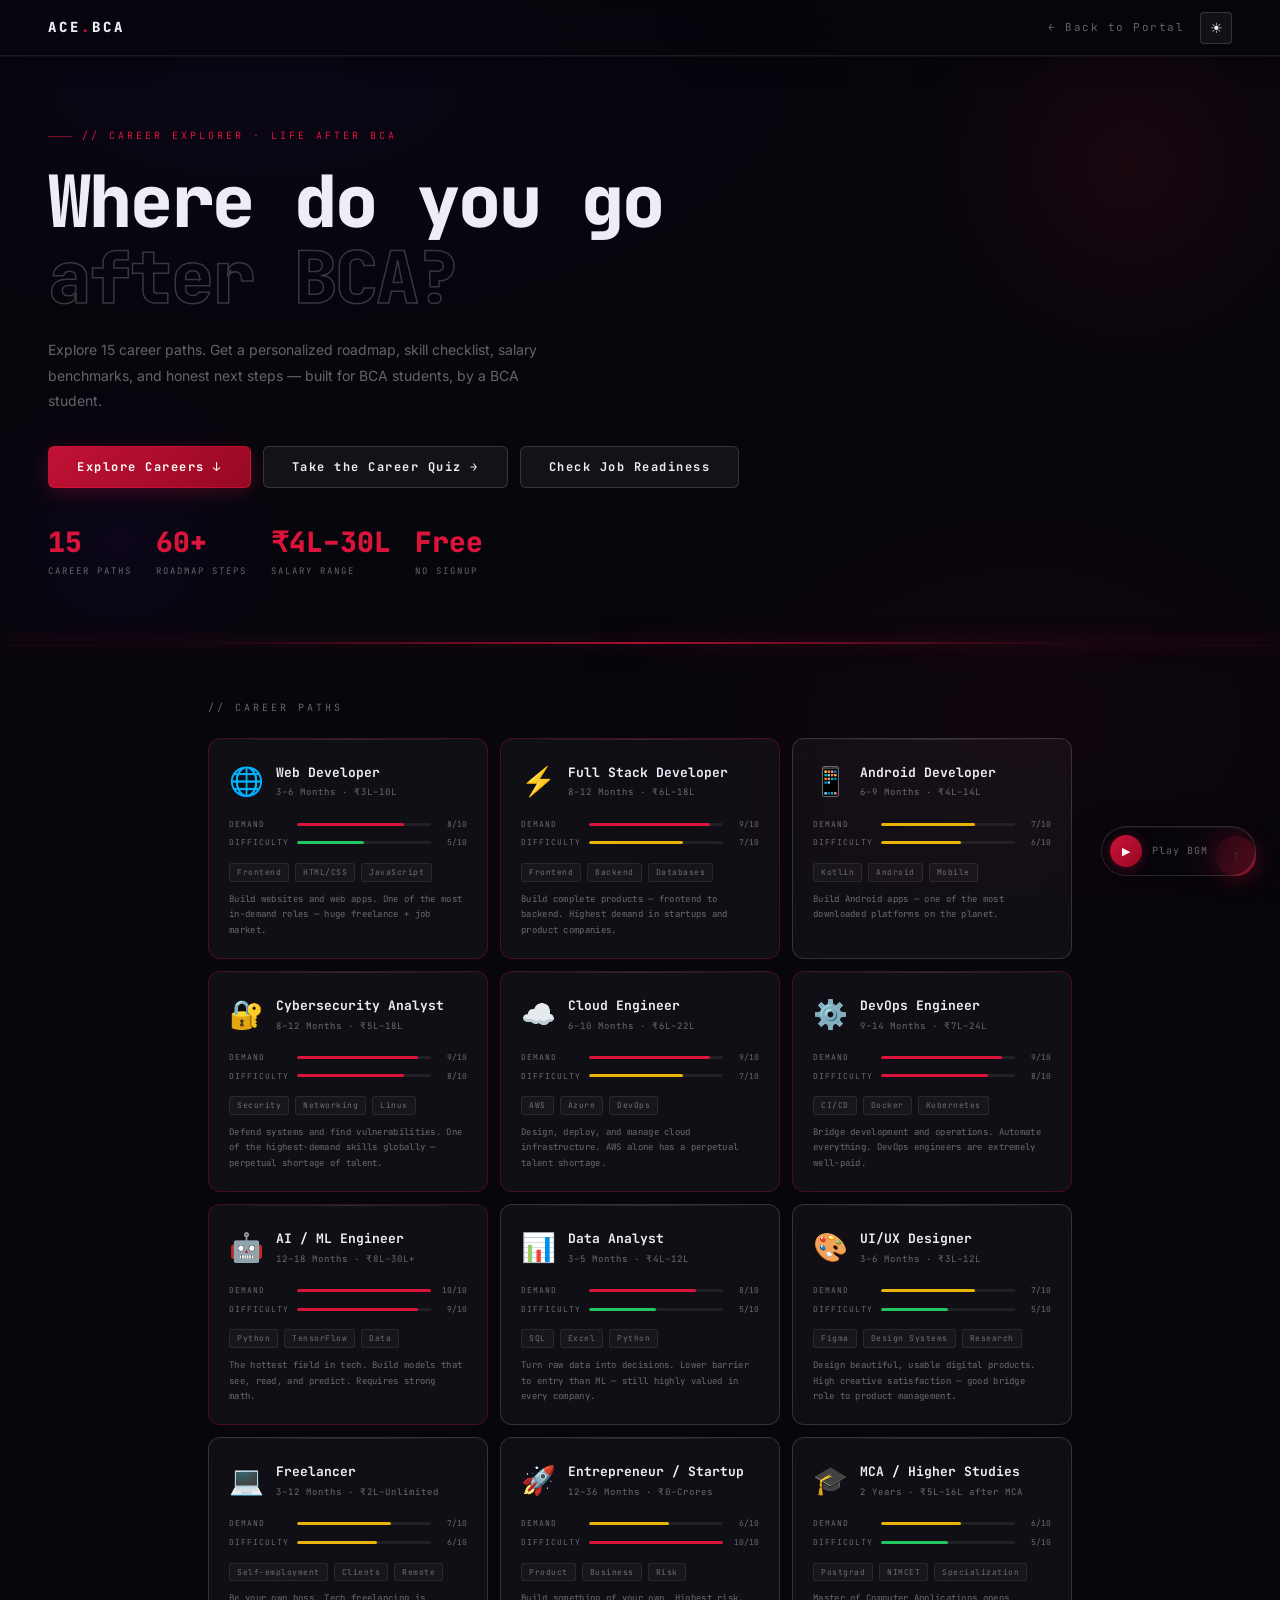
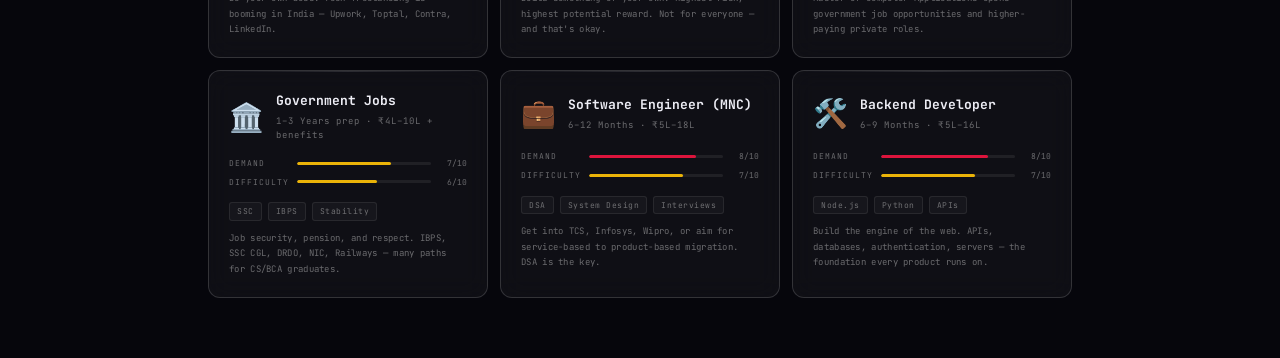
<file: life-after-bca.html>
<!DOCTYPE html>
<html lang="en" data-theme="dark">
<head>
  <meta charset="UTF-8" />
  <meta name="viewport" content="width=device-width, initial-scale=1.0" />
  <meta name="description" content="Life After BCA — Career paths, roadmaps, and next steps for BCA graduates." />
  <title>Life After BCA — ACE.BCA</title>
  <link rel="preconnect" href="https://fonts.googleapis.com" />
  <link href="https://fonts.googleapis.com/css2?family=JetBrains+Mono:wght@400;600;700;800&family=Inter:wght@400;500;600&display=swap" rel="stylesheet" />
  <style>
/* ── Tokens (matching ACE.BCA) ── */
:root {
  --bg:          #06060c;
  --bg2:         rgba(255,255,255,0.04);
  --bg3:         rgba(255,255,255,0.07);
  --border:      rgba(255,255,255,0.08);
  --border-mid:  rgba(255,255,255,0.15);
  --border-glow: rgba(220,20,60,0.30);
  --accent:      #dc143c;
  --accent-dim:  rgba(220,20,60,0.10);
  --accent-glow: rgba(220,20,60,0.20);
  --text:        #ededf5;
  --muted:       rgba(255,255,255,0.38);
  --mono:        'JetBrains Mono','Courier New',monospace;
  --sans:        'Inter',sans-serif;
  --shadow:      rgba(0,0,0,0.6);
  --glass-blur:  blur(20px);
  --glass-heavy: blur(32px);
  --green:       #22c55e;
  --yellow:      #eab308;
  --blue:        #3b82f6;
  --purple:      #a855f7;
}
[data-theme="light"] {
  --bg: #eef0f6; --bg2: rgba(255,255,255,0.45); --bg3: rgba(255,255,255,0.65);
  --border: rgba(255,255,255,0.60); --border-mid: rgba(0,0,0,0.10);
  --accent: #b8000e; --accent-dim: rgba(184,0,14,0.07);
  --text: #111118; --muted: rgba(0,0,0,0.42); --shadow: rgba(0,0,0,0.12);
}
*,*::before,*::after{box-sizing:border-box;margin:0;padding:0;}
html{scroll-behavior:smooth;}
body{background:var(--bg);color:var(--text);font-family:var(--sans);line-height:1.6;min-height:100vh;transition:background .3s,color .3s;}
body::before{content:'';position:fixed;inset:0;background:radial-gradient(ellipse 80% 50% at 20% 10%,rgba(100,20,180,0.06) 0%,transparent 60%),radial-gradient(ellipse 60% 60% at 80% 80%,rgba(220,20,60,0.05) 0%,transparent 60%);pointer-events:none;z-index:0;}

/* ── NAV ── */
.nav{display:flex;justify-content:space-between;align-items:center;padding:0 48px;height:56px;border-bottom:.5px solid var(--border);position:sticky;top:0;background:rgba(6,6,12,0.55);backdrop-filter:var(--glass-blur);-webkit-backdrop-filter:var(--glass-blur);z-index:100;box-shadow:0 1px 0 rgba(255,255,255,0.04),0 4px 24px rgba(0,0,0,0.35);}
.nav-logo{font-family:var(--mono);font-weight:800;font-size:14px;letter-spacing:3px;color:var(--text);text-decoration:none;}
.nav-logo .acc{color:var(--accent);}
.nav-right{display:flex;align-items:center;gap:16px;}
.nav-back{font-family:var(--mono);font-size:11px;color:var(--muted);text-decoration:none;letter-spacing:1.5px;transition:color .2s;}
.nav-back:hover{color:var(--text);}
.theme-btn{font-size:14px;background:rgba(255,255,255,0.05);border:.5px solid var(--border-mid);color:var(--text);width:32px;height:32px;border-radius:4px;cursor:pointer;display:flex;align-items:center;justify-content:center;transition:background .2s;}
.theme-btn:hover{background:rgba(255,255,255,0.10);}

/* ── SCROLL BAR ── */
.scroll-bar{position:fixed;top:0;left:0;height:2px;width:0%;background:linear-gradient(90deg,var(--accent),rgba(220,20,60,0.25));z-index:999;transition:width .08s linear;box-shadow:0 0 8px rgba(220,20,60,0.55);}

/* ── LAYOUT ── */
.page{position:relative;z-index:1;}
.container{max-width:960px;margin:0 auto;padding:0 48px;}
.section-label{font-family:var(--mono);font-size:10px;color:var(--muted);letter-spacing:3px;margin:56px 0 22px;display:flex;align-items:center;gap:14px;}
.section-label::after{content:'';flex:1;height:.5px;background:linear-gradient(90deg,var(--border-mid),transparent);}

/* ── HERO ── */
.hero{padding:72px 48px 60px;position:relative;overflow:hidden;isolation:isolate;}
.hero::before{content:'';position:absolute;top:-140px;right:-100px;width:500px;height:500px;background:radial-gradient(circle,rgba(220,20,60,0.09) 0%,transparent 68%);pointer-events:none;z-index:0;}
.hero::after{content:'';position:absolute;bottom:-80px;left:-60px;width:360px;height:360px;background:radial-gradient(circle,rgba(100,20,200,0.07) 0%,transparent 68%);pointer-events:none;z-index:0;}
.hero-body{position:relative;z-index:1;}
.hero-tag{font-family:var(--mono);font-size:10px;color:var(--accent);letter-spacing:3px;margin-bottom:20px;display:flex;align-items:center;gap:10px;}
.hero-tag::before{content:'';width:24px;height:1px;background:var(--accent);opacity:.55;flex-shrink:0;}
.hero-title{font-family:var(--mono);font-weight:800;font-size:clamp(40px,6vw,72px);line-height:1.06;letter-spacing:-2px;margin-bottom:20px;}
.hero-title .line2{-webkit-text-stroke:1.5px rgba(255,255,255,0.20);color:transparent;display:block;}
.hero-sub{font-size:14px;color:var(--muted);max-width:520px;line-height:1.85;margin-bottom:32px;}
.hero-actions{display:flex;gap:12px;flex-wrap:wrap;}
.btn-primary{font-family:var(--mono);font-size:12px;font-weight:700;letter-spacing:1.5px;color:#fff;background:linear-gradient(135deg,rgba(220,20,60,.88),rgba(200,10,40,.75));padding:12px 28px;text-decoration:none;border-radius:6px;border:.5px solid rgba(220,20,60,.55);cursor:pointer;transition:transform .15s,box-shadow .2s;box-shadow:0 4px 20px rgba(220,20,60,.25);}
.btn-primary:hover{transform:translateY(-2px);box-shadow:0 8px 30px rgba(220,20,60,.4);}
.btn-ghost{font-family:var(--mono);font-size:12px;font-weight:700;letter-spacing:1.5px;color:var(--text);background:rgba(255,255,255,0.05);padding:12px 28px;border-radius:6px;border:.5px solid var(--border-mid);cursor:pointer;transition:background .2s;}
.btn-ghost:hover{background:rgba(255,255,255,.09);}
.hero-stats{display:flex;gap:24px;margin-top:40px;flex-wrap:wrap;}
.hstat{font-family:var(--mono);}
.hstat-val{font-size:28px;font-weight:800;color:var(--accent);display:block;line-height:1;}
.hstat-lbl{font-size:9px;color:var(--muted);letter-spacing:2px;margin-top:4px;}
.hero-divider{height:2px;background:linear-gradient(90deg,transparent 0%,rgba(220,20,60,0.05) 15%,rgba(220,20,60,0.75) 50%,rgba(220,20,60,0.05) 85%,transparent 100%);box-shadow:0 0 16px rgba(220,20,60,0.55),0 0 40px rgba(220,20,60,0.20);position:relative;z-index:1;}

/* ── VIEWS ── */
.view{display:none;}
.view.active{display:block;}

/* ── CAREER GRID ── */
.careers-grid{display:grid;grid-template-columns:repeat(auto-fill,minmax(260px,1fr));gap:12px;margin-bottom:60px;}
.career-card{background:rgba(255,255,255,0.04);border:.5px solid var(--border-mid);border-radius:12px;padding:20px;cursor:pointer;transition:border-color .2s,transform .18s,background .2s,box-shadow .2s;position:relative;overflow:hidden;backdrop-filter:blur(12px);}
.career-card::before{content:'';position:absolute;top:0;left:0;right:0;height:1px;background:linear-gradient(90deg,transparent,rgba(255,255,255,0.12),transparent);}
.career-card:hover{border-color:var(--accent);background:rgba(220,20,60,0.06);transform:translateY(-4px);box-shadow:0 12px 36px rgba(220,20,60,0.18);}
.career-card.hot{border-color:rgba(220,20,60,0.28);}
.cc-top{display:flex;align-items:center;gap:12px;margin-bottom:14px;}
.cc-icon{font-size:28px;}
.cc-info{}
.cc-title{font-family:var(--mono);font-size:13px;font-weight:700;color:var(--text);}
.cc-demand{font-family:var(--mono);font-size:9px;color:var(--muted);letter-spacing:1px;margin-top:2px;}
.cc-bars{display:flex;flex-direction:column;gap:6px;margin-bottom:14px;}
.cc-bar-row{display:flex;align-items:center;gap:8px;}
.cc-bar-label{font-family:var(--mono);font-size:8px;color:var(--muted);letter-spacing:1px;width:60px;flex-shrink:0;}
.cc-bar-track{flex:1;height:3px;background:rgba(255,255,255,0.07);border-radius:2px;overflow:hidden;}
.cc-bar-fill{height:100%;border-radius:2px;transition:width .6s ease;}
.cc-bar-val{font-family:var(--mono);font-size:8px;color:var(--muted);width:28px;text-align:right;}
.cc-meta{display:flex;gap:6px;flex-wrap:wrap;}
.cc-tag{font-family:var(--mono);font-size:8px;color:var(--muted);border:.5px solid var(--border);padding:2px 7px;border-radius:3px;background:rgba(255,255,255,0.03);letter-spacing:.5px;}
.cc-arrow{position:absolute;bottom:16px;right:16px;font-size:11px;color:var(--accent);opacity:0;transition:opacity .2s;}
.career-card:hover .cc-arrow{opacity:1;}

/* ── ROADMAP VIEW ── */
#roadmapView{padding-bottom:60px;}
.rm-header{display:flex;align-items:center;gap:16px;margin-bottom:32px;flex-wrap:wrap;}
.rm-back{font-family:var(--mono);font-size:11px;color:var(--muted);background:rgba(255,255,255,0.05);border:.5px solid var(--border-mid);padding:6px 14px;border-radius:4px;cursor:pointer;letter-spacing:1px;transition:color .2s,background .2s;}
.rm-back:hover{color:var(--text);background:rgba(255,255,255,.09);}
.rm-title-block{}
.rm-title{font-family:var(--mono);font-size:24px;font-weight:800;color:var(--text);}
.rm-sub{font-family:var(--mono);font-size:10px;color:var(--muted);letter-spacing:2px;margin-top:4px;}

.rm-layout{display:grid;grid-template-columns:1fr 280px;gap:24px;align-items:start;}
.rm-main{}

/* Roadmap timeline */
.roadmap-timeline{position:relative;padding-left:40px;}
.roadmap-timeline::before{content:'';position:absolute;left:12px;top:8px;bottom:8px;width:1px;background:linear-gradient(180deg,var(--accent) 0%,rgba(220,20,60,0.15) 100%);}
.rm-step{position:relative;margin-bottom:16px;}
.rm-step::before{content:'';position:absolute;left:-34px;top:18px;width:12px;height:12px;border-radius:50%;background:var(--bg);border:1.5px solid var(--accent);box-shadow:0 0 10px rgba(220,20,60,0.35);transition:background .2s,box-shadow .2s;}
.rm-step.done::before{background:var(--green);border-color:var(--green);box-shadow:0 0 10px rgba(34,197,94,0.45);}
.rm-step.current::before{background:var(--accent);box-shadow:0 0 16px rgba(220,20,60,0.7),0 0 30px rgba(220,20,60,0.3);}
.rm-step-card{background:rgba(255,255,255,0.03);border:.5px solid var(--border-mid);border-radius:10px;padding:16px 20px;cursor:pointer;transition:border-color .2s,background .2s;}
.rm-step-card:hover{border-color:rgba(220,20,60,0.35);background:rgba(220,20,60,0.04);}
.rm-step.done .rm-step-card{border-color:rgba(34,197,94,0.25);}
.rm-step.current .rm-step-card{border-color:rgba(220,20,60,0.45);background:rgba(220,20,60,0.05);}
.rm-step-top{display:flex;align-items:center;justify-content:space-between;gap:12px;}
.rm-step-left{display:flex;align-items:center;gap:12px;}
.rm-step-num{font-family:var(--mono);font-size:9px;color:var(--muted);letter-spacing:2px;width:20px;}
.rm-step-name{font-family:var(--mono);font-size:13px;font-weight:700;color:var(--text);}
.rm-step-time{font-family:var(--mono);font-size:9px;color:var(--muted);letter-spacing:1px;white-space:nowrap;}
.rm-step-badge{font-family:var(--mono);font-size:8px;padding:2px 8px;border-radius:3px;letter-spacing:1px;}
.badge-done{background:rgba(34,197,94,0.10);color:var(--green);border:.5px solid rgba(34,197,94,0.30);}
.badge-current{background:var(--accent-dim);color:var(--accent);border:.5px solid rgba(220,20,60,0.35);}
.badge-locked{background:rgba(255,255,255,0.04);color:var(--muted);border:.5px solid var(--border);}
.rm-step-body{max-height:0;overflow:hidden;transition:max-height .35s ease;}
.rm-step-body.open{max-height:600px;}
.rm-step-content{padding-top:14px;border-top:.5px solid var(--border);margin-top:14px;}
.rm-step-desc{font-size:12px;color:var(--muted);line-height:1.8;margin-bottom:12px;}
.rm-skills-list{display:flex;flex-wrap:wrap;gap:6px;margin-bottom:12px;}
.skill-pill{font-family:var(--mono);font-size:9px;color:var(--text);border:.5px solid var(--border-mid);padding:3px 9px;border-radius:4px;background:rgba(255,255,255,0.05);letter-spacing:.5px;}
.rm-resources{font-family:var(--mono);font-size:9px;color:var(--muted);letter-spacing:1px;margin-bottom:8px;}
.rm-res-links{display:flex;flex-direction:column;gap:4px;}
.rm-res-link{font-family:var(--mono);font-size:10px;color:var(--accent);text-decoration:none;display:flex;align-items:center;gap:6px;}
.rm-res-link:hover{text-decoration:underline;}
.rm-mark-btn{font-family:var(--mono);font-size:10px;font-weight:700;letter-spacing:1px;border:none;padding:8px 16px;border-radius:5px;cursor:pointer;margin-top:10px;transition:transform .15s,box-shadow .2s;}
.rm-mark-done{background:linear-gradient(135deg,rgba(34,197,94,.85),rgba(20,160,70,.80));color:#fff;box-shadow:0 2px 10px rgba(34,197,94,.25);}
.rm-mark-done:hover{transform:translateY(-1px);box-shadow:0 4px 18px rgba(34,197,94,.4);}
.rm-mark-undone{background:rgba(255,255,255,0.06);color:var(--muted);border:.5px solid var(--border-mid);}

/* Sidebar */
.rm-sidebar{}
.rm-insights{background:rgba(255,255,255,0.03);border:.5px solid var(--border-mid);border-radius:12px;padding:22px;margin-bottom:16px;backdrop-filter:blur(12px);}
.rm-insights-title{font-family:var(--mono);font-size:10px;font-weight:700;letter-spacing:2px;color:var(--muted);margin-bottom:16px;}
.insight-row{display:flex;align-items:center;justify-content:space-between;margin-bottom:12px;}
.insight-label{font-family:var(--mono);font-size:10px;color:var(--muted);letter-spacing:.5px;}
.insight-val{font-family:var(--mono);font-size:10px;font-weight:700;color:var(--text);}
.insight-bar{width:100%;height:3px;background:rgba(255,255,255,0.07);border-radius:2px;margin-top:4px;overflow:hidden;}
.insight-fill{height:100%;border-radius:2px;transition:width .8s ease;}
.progress-block{background:rgba(255,255,255,0.03);border:.5px solid var(--border-mid);border-radius:12px;padding:22px;backdrop-filter:blur(12px);}
.progress-title{font-family:var(--mono);font-size:10px;font-weight:700;letter-spacing:2px;color:var(--muted);margin-bottom:14px;}
.progress-ring-wrap{display:flex;align-items:center;gap:16px;margin-bottom:16px;}
.progress-ring-svg{flex-shrink:0;}
.progress-ring-info{}
.progress-ring-pct{font-family:var(--mono);font-size:28px;font-weight:800;color:var(--accent);line-height:1;}
.progress-ring-lbl{font-family:var(--mono);font-size:9px;color:var(--muted);letter-spacing:1.5px;margin-top:4px;}
.xp-bar-wrap{margin-top:8px;}
.xp-label{font-family:var(--mono);font-size:9px;color:var(--muted);letter-spacing:1px;margin-bottom:6px;display:flex;justify-content:space-between;}
.xp-track{height:4px;background:rgba(255,255,255,0.07);border-radius:2px;overflow:hidden;}
.xp-fill{height:100%;background:linear-gradient(90deg,var(--purple),var(--accent));border-radius:2px;transition:width .6s ease;}
.badges-grid{display:flex;flex-wrap:wrap;gap:6px;margin-top:12px;}
.badge-item{font-family:var(--mono);font-size:8px;padding:3px 8px;border-radius:3px;background:rgba(168,85,247,0.10);color:var(--purple);border:.5px solid rgba(168,85,247,0.30);letter-spacing:.5px;}
.badge-item.earned{background:rgba(34,197,94,0.10);color:var(--green);border-color:rgba(34,197,94,0.30);}

/* ── QUIZ VIEW ── */
#quizView{padding-bottom:80px;}
.quiz-wrap{max-width:640px;margin:0 auto;}
.quiz-card{background:rgba(255,255,255,0.03);border:.5px solid var(--border-mid);border-radius:14px;padding:36px;backdrop-filter:var(--glass-blur);box-shadow:0 4px 40px rgba(0,0,0,0.25);}
.quiz-phase{font-family:var(--mono);font-size:9px;color:var(--accent);letter-spacing:3px;margin-bottom:20px;}
.quiz-q{font-size:16px;font-weight:600;color:var(--text);line-height:1.7;margin-bottom:24px;}
.quiz-opts{display:flex;flex-direction:column;gap:8px;margin-bottom:24px;}
.quiz-opt-btn{font-family:var(--mono);font-size:11px;background:rgba(255,255,255,0.04);border:.5px solid var(--border-mid);border-radius:8px;padding:14px 18px;color:var(--text);cursor:pointer;text-align:left;transition:border-color .15s,background .15s;letter-spacing:.5px;}
.quiz-opt-btn:hover{border-color:var(--accent);background:rgba(220,20,60,0.07);}
.quiz-opt-btn.selected{border-color:var(--accent);background:rgba(220,20,60,0.12);color:var(--accent);}
.quiz-nav{display:flex;align-items:center;justify-content:space-between;gap:12px;}
.quiz-prog{font-family:var(--mono);font-size:10px;color:var(--muted);letter-spacing:1px;}
.quiz-result{text-align:center;padding:20px 0;}
.quiz-result-title{font-family:var(--mono);font-size:24px;font-weight:800;color:var(--text);margin-bottom:8px;}
.quiz-result-sub{font-size:13px;color:var(--muted);margin-bottom:32px;}
.rec-cards{display:flex;flex-direction:column;gap:10px;margin-bottom:28px;}
.rec-card{display:flex;align-items:center;gap:14px;background:rgba(255,255,255,0.04);border:.5px solid var(--border-mid);border-radius:10px;padding:14px 18px;cursor:pointer;transition:border-color .2s,background .2s;}
.rec-card:hover{border-color:var(--accent);background:rgba(220,20,60,0.06);}
.rec-rank{font-family:var(--mono);font-size:20px;font-weight:800;color:var(--accent);width:28px;}
.rec-info{}
.rec-title{font-family:var(--mono);font-size:13px;font-weight:700;color:var(--text);}
.rec-reason{font-family:var(--mono);font-size:9px;color:var(--muted);letter-spacing:.5px;margin-top:2px;}

/* ── READINESS CALCULATOR ── */
#readinessView{padding-bottom:80px;}
.readiness-wrap{max-width:760px;margin:0 auto;}
.skills-selector-grid{display:grid;grid-template-columns:repeat(auto-fill,minmax(200px,1fr));gap:8px;margin-bottom:28px;}
.skill-toggle{display:flex;align-items:center;gap:10px;background:rgba(255,255,255,0.04);border:.5px solid var(--border);border-radius:8px;padding:11px 14px;cursor:pointer;transition:border-color .2s,background .2s;}
.skill-toggle.checked{border-color:var(--green);background:rgba(34,197,94,0.08);}
.skill-toggle input{display:none;}
.skill-toggle-icon{width:14px;height:14px;border-radius:3px;border:1.5px solid var(--border-mid);background:rgba(255,255,255,0.04);transition:background .15s,border-color .15s;flex-shrink:0;display:flex;align-items:center;justify-content:center;font-size:10px;}
.skill-toggle.checked .skill-toggle-icon{background:var(--green);border-color:var(--green);color:#fff;}
.skill-toggle-label{font-family:var(--mono);font-size:10px;color:var(--muted);letter-spacing:.5px;transition:color .15s;}
.skill-toggle.checked .skill-toggle-label{color:var(--green);}
.readiness-result{background:rgba(255,255,255,0.03);border:.5px solid var(--border-mid);border-radius:14px;padding:28px;backdrop-filter:blur(12px);}
.readiness-score-row{display:flex;align-items:center;gap:24px;margin-bottom:24px;flex-wrap:wrap;}
.readiness-pct{font-family:var(--mono);font-size:52px;font-weight:800;color:var(--accent);line-height:1;}
.readiness-label{font-family:var(--mono);font-size:11px;color:var(--muted);letter-spacing:1.5px;margin-top:6px;}
.readiness-verdict{font-family:var(--mono);font-size:13px;font-weight:700;color:var(--text);}
.readiness-next{font-size:12px;color:var(--muted);margin-top:4px;line-height:1.7;}
.missing-skills-wrap{}
.missing-title{font-family:var(--mono);font-size:10px;color:var(--muted);letter-spacing:2px;margin-bottom:10px;}
.missing-list{display:flex;flex-wrap:wrap;gap:7px;}
.missing-pill{font-family:var(--mono);font-size:9px;color:var(--accent);border:.5px solid rgba(220,20,60,0.35);padding:3px 9px;border-radius:4px;background:var(--accent-dim);letter-spacing:.5px;}
.readiness-track{height:6px;background:rgba(255,255,255,0.07);border-radius:3px;overflow:hidden;margin:16px 0;}
.readiness-fill{height:100%;border-radius:3px;transition:width .8s ease;}

/* ── BACK TO TOP ── */
.back-top{position:fixed;bottom:24px;right:24px;z-index:200;}
.back-top-btn{width:40px;height:40px;border-radius:50%;background:rgba(220,20,60,.85);border:none;color:#fff;font-size:16px;cursor:pointer;display:flex;align-items:center;justify-content:center;box-shadow:0 4px 20px rgba(220,20,60,.35);transition:transform .15s,box-shadow .2s;backdrop-filter:blur(8px);}
.back-top-btn:hover{transform:translateY(-2px);box-shadow:0 8px 28px rgba(220,20,60,.5);}

/* ── MOBILE ── */
@media(max-width:760px){
  .nav{padding:0 20px;}
  .hero{padding:48px 20px 48px;}
  .container{padding:0 20px;}
  .rm-layout{grid-template-columns:1fr;}
  .rm-sidebar{display:none;}
  .careers-grid{grid-template-columns:1fr;}
}
@media(max-width:640px){
  .hero-title{font-size:clamp(32px,10vw,48px);}
  .skills-selector-grid{grid-template-columns:1fr 1fr;}
}
@media(prefers-reduced-motion:reduce){
  .rm-step::before,.cc-bar-fill,.insight-fill,.xp-fill,.readiness-fill{transition:none!important;}
}

/* ── MUSIC PLAYER ── */
.music-player{position:fixed;bottom:24px;right:24px;display:flex;align-items:center;gap:10px;background:rgba(6,6,12,0.60);border:.5px solid rgba(255,255,255,0.12);border-radius:40px;padding:8px 18px 8px 8px;box-shadow:0 8px 32px rgba(0,0,0,0.50),inset 0 1px 0 rgba(255,255,255,0.07);z-index:200;transition:border-color .2s,box-shadow .2s;backdrop-filter:var(--glass-blur);-webkit-backdrop-filter:var(--glass-blur);}
.music-player:hover{border-color:rgba(220,20,60,0.30);}
.music-btn{width:32px;height:32px;border-radius:50%;border:none;background:linear-gradient(135deg,rgba(220,20,60,0.90),rgba(180,10,40,0.85));color:#fff;font-size:11px;cursor:pointer;display:flex;align-items:center;justify-content:center;flex-shrink:0;transition:box-shadow .2s;box-shadow:0 2px 12px rgba(220,20,60,0.35);}
.music-btn:hover{box-shadow:0 4px 20px rgba(220,20,60,0.55);}
.music-label{font-family:var(--mono);font-size:10px;color:var(--muted);letter-spacing:1px;white-space:nowrap;}
.music-bar{display:flex;align-items:flex-end;gap:3px;height:16px;opacity:0;transition:opacity .3s;}
.music-bar.playing{opacity:1;}
.music-bar span{display:block;width:2.5px;background:var(--accent);border-radius:2px;}
.music-bar.playing span:nth-child(1){animation:bar .80s ease-in-out infinite;height:8px;}
.music-bar.playing span:nth-child(2){animation:bar .60s ease-in-out .10s infinite;height:14px;}
.music-bar.playing span:nth-child(3){animation:bar .90s ease-in-out .20s infinite;height:10px;}
.music-bar.playing span:nth-child(4){animation:bar .70s ease-in-out .05s infinite;height:6px;}
@keyframes bar{0%,100%{transform:scaleY(0.4);}50%{transform:scaleY(1.0);}}
@media (max-width:600px){.music-player{bottom:16px;right:16px;padding:7px 13px 7px 7px;}.music-label{display:none;}}
  </style>
</head>
<body>

<div class="scroll-bar" id="scrollBar"></div>

<nav class="nav">
  <a href="index.html" class="nav-logo">ACE<span class="acc">.</span>BCA</a>
  <div class="nav-right">
    <a href="index.html" class="nav-back">← Back to Portal</a>
    <button class="theme-btn" id="themeToggle" aria-label="Toggle theme">☀</button>
  </div>
</nav>

<div class="page">

  <!-- HERO -->
  <section class="hero" id="top">
    <div class="hero-body">
      <div class="hero-tag">// CAREER EXPLORER · LIFE AFTER BCA</div>
      <h1 class="hero-title">
        Where do you go<br>
        <span class="line2">after BCA?</span>
      </h1>
      <p class="hero-sub">
        Explore 15 career paths. Get a personalized roadmap, skill checklist, salary benchmarks, and honest next steps — built for BCA students, by a BCA student.
      </p>
      <div class="hero-actions">
        <button class="btn-primary" onclick="showView('careersView')">Explore Careers ↓</button>
        <button class="btn-ghost" onclick="showView('quizView')">Take the Career Quiz →</button>
        <button class="btn-ghost" onclick="showView('readinessView')">Check Job Readiness</button>
      </div>
      <div class="hero-stats">
        <div class="hstat"><span class="hstat-val">15</span><span class="hstat-lbl">CAREER PATHS</span></div>
        <div class="hstat"><span class="hstat-val">60+</span><span class="hstat-lbl">ROADMAP STEPS</span></div>
        <div class="hstat"><span class="hstat-val">₹4L–30L</span><span class="hstat-lbl">SALARY RANGE</span></div>
        <div class="hstat"><span class="hstat-val">Free</span><span class="hstat-lbl">NO SIGNUP</span></div>
      </div>
    </div>
  </section>

  <div class="hero-divider"></div>

  <!-- CAREERS VIEW -->
  <div class="view active" id="careersView">
    <div class="container">
      <div class="section-label">// CAREER PATHS</div>
      <div class="careers-grid" id="careersGrid"></div>
    </div>
  </div>

  <!-- ROADMAP VIEW -->
  <div class="view" id="roadmapView">
    <div class="container">
      <div class="section-label">// ROADMAP</div>
      <div class="rm-header">
        <button class="rm-back" onclick="showView('careersView')">← All Careers</button>
        <div class="rm-title-block">
          <div class="rm-title" id="rmTitle">—</div>
          <div class="rm-sub" id="rmSub">INTERACTIVE ROADMAP</div>
        </div>
      </div>
      <div class="rm-layout">
        <div class="rm-main">
          <div class="roadmap-timeline" id="roadmapTimeline"></div>
        </div>
        <div class="rm-sidebar">
          <div class="rm-insights" id="rmInsights"></div>
          <div class="progress-block" id="rmProgress"></div>
        </div>
      </div>
    </div>
  </div>

  <!-- QUIZ VIEW -->
  <div class="view" id="quizView">
    <div class="container">
      <div class="section-label">// CAREER QUIZ</div>
      <button class="rm-back" onclick="showView('careersView')" style="margin-bottom:24px;">← All Careers</button>
      <div class="quiz-wrap">
        <div class="quiz-card" id="quizCard"></div>
      </div>
    </div>
  </div>

  <!-- READINESS VIEW -->
  <div class="view" id="readinessView">
    <div class="container">
      <div class="section-label">// JOB READINESS CALCULATOR</div>
      <button class="rm-back" onclick="showView('careersView')" style="margin-bottom:24px;">← All Careers</button>
      <div class="readiness-wrap" id="readinessWrap"></div>
    </div>
  </div>

</div><!-- /page -->

<div class="back-top">
  <button class="back-top-btn" onclick="window.scrollTo({top:0,behavior:'smooth'})" title="Back to top">↑</button>
</div>

<!-- MUSIC PLAYER -->
<div class="music-player" id="musicPlayer">
  <button class="music-btn" id="music-btn" aria-label="Toggle music"><span id="music-icon">▶</span></button>
  <span class="music-label" id="music-label">Play BGM</span>
  <div class="music-bar" id="musicBar">
    <span></span><span></span><span></span><span></span>
  </div>
</div>
<audio id="bg-music" loop>
  <source src="music.mp3" type="audio/mpeg" />
</audio>

<script>
"use strict";

/* ══ THEME ══ */
var html = document.documentElement;
var themeBtn = document.getElementById("themeToggle");
var saved = localStorage.getItem("bca-theme") || "dark";
function applyTheme(t){ html.setAttribute("data-theme",t); themeBtn.textContent = t==="dark"?"☀":"🌙"; localStorage.setItem("bca-theme",t); }
applyTheme(saved);
themeBtn.addEventListener("click",function(){ applyTheme(html.getAttribute("data-theme")==="dark"?"light":"dark"); });

/* ══ SCROLL BAR ══ */
var scrollBar = document.getElementById("scrollBar");
window.addEventListener("scroll",function(){ var t=document.documentElement.scrollTop||document.body.scrollTop; var h=document.documentElement.scrollHeight-document.documentElement.clientHeight; scrollBar.style.width=(h>0?(t/h)*100:0)+"%"; },{passive:true});

/* ══ VIEWS ══ */
function showView(id){
  document.querySelectorAll(".view").forEach(function(v){ v.classList.remove("active"); });
  document.getElementById(id).classList.add("active");
  window.scrollTo({top:0,behavior:"smooth"});
}

/* ══════════════════════════════════════
   DATA
══════════════════════════════════════ */
var CAREERS = [
  {
    id:"webdev", icon:"🌐", title:"Web Developer", demand:8, difficulty:5, time:"3–6 Months", salary:"₹3L–10L",
    hot:true, tags:["Frontend","HTML/CSS","JavaScript"],
    desc:"Build websites and web apps. One of the most in-demand roles — huge freelance + job market.",
    insights:{salary:"₹3L–10L",remote:"Very High",growth:"High",competition:"High",difficulty:5,demand:8},
    roadmap:[
      {name:"HTML & CSS",time:"3 Weeks",desc:"The skeleton and skin of the web. Learn semantic HTML5, CSS Grid, Flexbox, and responsive design.", skills:["HTML5","CSS3","Flexbox","Grid","Media Queries"],resources:[{name:"MDN Web Docs",url:"https://developer.mozilla.org"},{name:"The Odin Project",url:"https://www.theodinproject.com"}]},
      {name:"JavaScript",time:"4–6 Weeks",desc:"Add interactivity. Learn ES6+, DOM manipulation, fetch API, async/await.", skills:["ES6+","DOM","Fetch API","Async/Await","Events"],resources:[{name:"javascript.info",url:"https://javascript.info"},{name:"freeCodeCamp JS",url:"https://www.freecodecamp.org"}]},
      {name:"Git & GitHub",time:"1 Week",desc:"Version control is non-negotiable. Every employer checks your GitHub.", skills:["Git","GitHub","Branching","Pull Requests"],resources:[{name:"GitHub Docs",url:"https://docs.github.com"},{name:"Learn Git Branching",url:"https://learngitbranching.js.org"}]},
      {name:"React.js",time:"4–6 Weeks",desc:"The most popular frontend library. Components, state, props, hooks.", skills:["React","JSX","Hooks","State","Props","Routing"],resources:[{name:"React Docs",url:"https://react.dev"},{name:"Scrimba React Course",url:"https://scrimba.com"}]},
      {name:"Build 3 Projects",time:"4 Weeks",desc:"Portfolio > certificates. Build a portfolio site, a todo app, and one real project.", skills:["Project Design","Deployment","Netlify","Vercel"],resources:[{name:"Frontend Mentor",url:"https://www.frontendmentor.io"}]},
      {name:"Apply & Iterate",time:"Ongoing",desc:"Apply to junior dev roles, internships, and freelance gigs. Your first project pays more than another course.", skills:["Resume","LinkedIn","Freelance","Cold Outreach"],resources:[{name:"LinkedIn Jobs",url:"https://linkedin.com/jobs"},{name:"Internshala",url:"https://internshala.com"}]},
    ]
  },
  {
    id:"fullstack", icon:"⚡", title:"Full Stack Developer", demand:9, difficulty:7, time:"8–12 Months", salary:"₹6L–18L",
    hot:true, tags:["Frontend","Backend","Databases"],
    desc:"Build complete products — frontend to backend. Highest demand in startups and product companies.",
    insights:{salary:"₹6L–18L",remote:"Very High",growth:"Very High",competition:"High",difficulty:7,demand:9},
    roadmap:[
      {name:"HTML, CSS & JS",time:"5 Weeks",desc:"Master the frontend fundamentals before anything else.", skills:["HTML5","CSS3","JavaScript","DOM","Git"],resources:[{name:"The Odin Project",url:"https://www.theodinproject.com"}]},
      {name:"React.js",time:"5 Weeks",desc:"The standard frontend framework. Components, hooks, state management.", skills:["React","Redux","React Router","Axios"],resources:[{name:"React Docs",url:"https://react.dev"}]},
      {name:"Node.js & Express",time:"4 Weeks",desc:"Backend with JavaScript. REST APIs, middleware, routing.", skills:["Node.js","Express","REST API","NPM","Middleware"],resources:[{name:"Node.js Docs",url:"https://nodejs.org/docs"},{name:"Express Docs",url:"https://expressjs.com"}]},
      {name:"Databases",time:"3 Weeks",desc:"SQL (PostgreSQL/MySQL) and NoSQL (MongoDB). Every backend needs one.", skills:["SQL","MongoDB","PostgreSQL","Mongoose","Queries"],resources:[{name:"SQL Zoo",url:"https://sqlzoo.net"},{name:"MongoDB University",url:"https://university.mongodb.com"}]},
      {name:"Auth & Security",time:"2 Weeks",desc:"JWT, sessions, bcrypt, CORS. Don't skip this.", skills:["JWT","bcrypt","Sessions","CORS","HTTPS"],resources:[{name:"OWASP Top 10",url:"https://owasp.org/www-project-top-ten/"}]},
      {name:"Deployment",time:"1 Week",desc:"Ship your app. Railway, Vercel, Render, or a VPS.", skills:["Docker basics","Vercel","Railway","CI/CD","Env vars"],resources:[{name:"Railway.app",url:"https://railway.app"},{name:"Vercel",url:"https://vercel.com"}]},
      {name:"2 Full Projects",time:"6 Weeks",desc:"Build a real full-stack app: e-commerce, SaaS clone, or a tool you'd actually use.", skills:["Project architecture","README","API docs"],resources:[{name:"GitHub",url:"https://github.com"}]},
    ]
  },
  {
    id:"android", icon:"📱", title:"Android Developer", demand:7, difficulty:6, time:"6–9 Months", salary:"₹4L–14L",
    hot:false, tags:["Kotlin","Android","Mobile"],
    desc:"Build Android apps — one of the most downloaded platforms on the planet.",
    insights:{salary:"₹4L–14L",remote:"High",growth:"Moderate",competition:"Moderate",difficulty:6,demand:7},
    roadmap:[
      {name:"Kotlin Basics",time:"3 Weeks",desc:"Kotlin is the official Android language. Learn syntax, OOP, null safety, coroutines.", skills:["Kotlin","OOP","Coroutines","Null Safety"],resources:[{name:"Kotlin Docs",url:"https://kotlinlang.org/docs"},{name:"Kotlin Koans",url:"https://play.kotlinlang.org/koans"}]},
      {name:"Android Studio",time:"1 Week",desc:"Set up your dev environment. Understand project structure, Gradle, emulators.", skills:["Android Studio","Gradle","AVD","Logcat"],resources:[{name:"Android Developers",url:"https://developer.android.com"}]},
      {name:"UI — Jetpack Compose",time:"4 Weeks",desc:"Modern declarative UI for Android. Layouts, navigation, theming.", skills:["Compose","Layouts","Navigation","Material3"],resources:[{name:"Compose Docs",url:"https://developer.android.com/jetpack/compose"}]},
      {name:"Architecture (MVVM)",time:"2 Weeks",desc:"Clean code architecture. ViewModel, LiveData, Room.", skills:["MVVM","ViewModel","Room","LiveData","Flow"],resources:[{name:"Android Architecture Guide",url:"https://developer.android.com/topic/architecture"}]},
      {name:"Networking & APIs",time:"2 Weeks",desc:"Retrofit + OkHttp for REST APIs. Parse JSON with Gson or Moshi.", skills:["Retrofit","OkHttp","JSON","REST","Coroutines"],resources:[{name:"Retrofit Docs",url:"https://square.github.io/retrofit/"}]},
      {name:"Publish on Play Store",time:"1 Week",desc:"Ship a real app. Pay ₹1,750 one-time fee, meet Google policies, and get your first app live.", skills:["Signing APK","Play Console","ASO"],resources:[{name:"Google Play Console",url:"https://play.google.com/console"}]},
    ]
  },
  {
    id:"cybersec", icon:"🔐", title:"Cybersecurity Analyst", demand:9, difficulty:8, time:"8–12 Months", salary:"₹5L–18L",
    hot:true, tags:["Security","Networking","Linux"],
    desc:"Defend systems and find vulnerabilities. One of the highest-demand skills globally — perpetual shortage of talent.",
    insights:{salary:"₹5L–18L",remote:"High",growth:"Very High",competition:"Low",difficulty:8,demand:9},
    roadmap:[
      {name:"Linux Fundamentals",time:"2 Weeks",desc:"Cybersecurity runs on Linux. File system, permissions, bash scripting, process management.", skills:["Linux","Bash","File Permissions","Processes","SSH"],resources:[{name:"OverTheWire Bandit",url:"https://overthewire.org/wargames/bandit/"},{name:"Linux Journey",url:"https://linuxjourney.com"}]},
      {name:"Networking",time:"3 Weeks",desc:"TCP/IP, DNS, HTTP, OSI model, Wireshark. You can't hack what you don't understand.", skills:["TCP/IP","DNS","HTTP","Wireshark","OSI Model"],resources:[{name:"Professor Messer Network+",url:"https://www.professormesser.com"},{name:"TryHackMe Pre-Security",url:"https://tryhackme.com"}]},
      {name:"Web Security Basics",time:"3 Weeks",desc:"OWASP Top 10: SQLi, XSS, CSRF, SSRF, broken auth. Understand attacks before learning defence.", skills:["OWASP","SQLi","XSS","CSRF","Burp Suite basics"],resources:[{name:"OWASP Top 10",url:"https://owasp.org/www-project-top-ten/"},{name:"PortSwigger Web Academy",url:"https://portswigger.net/web-security"}]},
      {name:"TryHackMe / HackTheBox",time:"8 Weeks",desc:"Hands-on hacking rooms. Solve CTF challenges. This is where most self-taught analysts learn.", skills:["CTF","Privilege Escalation","Recon","Exploitation"],resources:[{name:"TryHackMe",url:"https://tryhackme.com"},{name:"HackTheBox",url:"https://hackthebox.com"}]},
      {name:"Scripting (Python)",time:"3 Weeks",desc:"Automate scans, write exploits, parse logs. Python is the language of security.", skills:["Python","Socket programming","Scripting","Automation"],resources:[{name:"Automate Boring Stuff",url:"https://automatetheboringstuff.com"}]},
      {name:"Certification",time:"4 Weeks",desc:"CompTIA Security+, eJPT, or CEH — pick one. Gets you past HR filters.", skills:["Security+","eJPT","CEH","Exam prep"],resources:[{name:"CompTIA Security+",url:"https://www.comptia.org/certifications/security"},{name:"eLearnSecurity eJPT",url:"https://elearnsecurity.com"}]},
      {name:"Internship / Bug Bounty",time:"Ongoing",desc:"Apply to SOC analyst internships or hunt bugs on HackerOne/Bugcrowd. First real paycheck.", skills:["SOC","Bug Bounty","Report Writing","HackerOne"],resources:[{name:"HackerOne",url:"https://hackerone.com"},{name:"Bugcrowd",url:"https://bugcrowd.com"}]},
    ]
  },
  {
    id:"cloud", icon:"☁️", title:"Cloud Engineer", demand:9, difficulty:7, time:"6–10 Months", salary:"₹6L–22L",
    hot:true, tags:["AWS","Azure","DevOps"],
    desc:"Design, deploy, and manage cloud infrastructure. AWS alone has a perpetual talent shortage.",
    insights:{salary:"₹6L–22L",remote:"Very High",growth:"Very High",competition:"Low",difficulty:7,demand:9},
    roadmap:[
      {name:"Linux & Networking",time:"2 Weeks",desc:"Core prerequisite. Bash, networking, SSH, firewalls.", skills:["Linux","Bash","SSH","Firewalls","Subnets"],resources:[{name:"Linux Journey",url:"https://linuxjourney.com"}]},
      {name:"AWS / Azure Fundamentals",time:"4 Weeks",desc:"Start with AWS. EC2, S3, VPC, IAM, RDS, Lambda — the foundational services.", skills:["EC2","S3","IAM","VPC","RDS","Lambda"],resources:[{name:"AWS Free Tier",url:"https://aws.amazon.com/free"},{name:"AWS Skill Builder",url:"https://skillbuilder.aws"}]},
      {name:"Infrastructure as Code",time:"3 Weeks",desc:"Terraform or AWS CloudFormation. Automate your infrastructure, don't click around consoles.", skills:["Terraform","CloudFormation","HCL","Modules"],resources:[{name:"Terraform Docs",url:"https://developer.hashicorp.com/terraform"},{name:"freeCodeCamp Terraform",url:"https://www.freecodecamp.org"}]},
      {name:"Docker & Kubernetes",time:"4 Weeks",desc:"Containerization is mandatory. Package and orchestrate apps at scale.", skills:["Docker","Kubernetes","kubectl","Helm","ECR"],resources:[{name:"Play with Docker",url:"https://labs.play-with-docker.com"},{name:"Kubernetes Docs",url:"https://kubernetes.io/docs"}]},
      {name:"CI/CD Pipelines",time:"2 Weeks",desc:"GitHub Actions, AWS CodePipeline. Automate testing and deployments.", skills:["GitHub Actions","CodePipeline","Jenkins","ArgoCD"],resources:[{name:"GitHub Actions Docs",url:"https://docs.github.com/en/actions"}]},
      {name:"Cloud Certification",time:"4 Weeks",desc:"AWS Cloud Practitioner → Solutions Architect Associate. Pay bump at each level.", skills:["AWS CCP","SAA","Exam prep","Cloud concepts"],resources:[{name:"AWS Certified SAA",url:"https://aws.amazon.com/certification"},{name:"A Cloud Guru",url:"https://acloudguru.com"}]},
    ]
  },
  {
    id:"devops", icon:"⚙️", title:"DevOps Engineer", demand:9, difficulty:8, time:"9–14 Months", salary:"₹7L–24L",
    hot:true, tags:["CI/CD","Docker","Kubernetes"],
    desc:"Bridge development and operations. Automate everything. DevOps engineers are extremely well-paid.",
    insights:{salary:"₹7L–24L",remote:"Very High",growth:"Very High",competition:"Low",difficulty:8,demand:9},
    roadmap:[
      {name:"Linux & Shell",time:"3 Weeks",desc:"Everything runs on Linux. Master bash scripting, system administration, and process management.", skills:["Linux","Bash","Cron","Systemd","SSH"],resources:[{name:"Linux Command Line",url:"https://linuxcommand.org"}]},
      {name:"Git & Version Control",time:"1 Week",desc:"Branching strategies, PR workflows, Git hooks.", skills:["Git","GitFlow","Hooks","Rebase"],resources:[{name:"Atlassian Git",url:"https://www.atlassian.com/git"}]},
      {name:"Programming (Python/Go)",time:"4 Weeks",desc:"Script your way out of manual work. Python for glue, Go for performance.", skills:["Python","Go","Scripting","APIs","Automation"],resources:[{name:"Automate Boring Stuff",url:"https://automatetheboringstuff.com"}]},
      {name:"Docker",time:"3 Weeks",desc:"Containerize everything. Dockerfiles, images, volumes, networks, Compose.", skills:["Docker","Dockerfile","Docker Compose","Registries"],resources:[{name:"Docker Docs",url:"https://docs.docker.com"}]},
      {name:"Kubernetes",time:"5 Weeks",desc:"The container orchestrator. Pods, deployments, services, ingress, Helm.", skills:["Kubernetes","kubectl","Helm","Ingress","Namespaces"],resources:[{name:"Kubernetes Docs",url:"https://kubernetes.io/docs"},{name:"Kelsey Hightower k8s the hard way",url:"https://github.com/kelseyhightower/kubernetes-the-hard-way"}]},
      {name:"CI/CD & Cloud",time:"4 Weeks",desc:"GitHub Actions, Jenkins, ArgoCD. Pair with AWS/GCP.", skills:["GitHub Actions","Jenkins","ArgoCD","AWS","Terraform"],resources:[{name:"GitHub Actions",url:"https://docs.github.com/en/actions"}]},
      {name:"Monitoring & Alerting",time:"2 Weeks",desc:"Prometheus, Grafana, ELK stack. You can't fix what you can't see.", skills:["Prometheus","Grafana","ELK","Alerting","SLOs"],resources:[{name:"Grafana Docs",url:"https://grafana.com/docs"}]},
    ]
  },
  {
    id:"ml", icon:"🤖", title:"AI / ML Engineer", demand:10, difficulty:9, time:"12–18 Months", salary:"₹8L–30L+",
    hot:true, tags:["Python","TensorFlow","Data"],
    desc:"The hottest field in tech. Build models that see, read, and predict. Requires strong math.",
    insights:{salary:"₹8L–30L+",remote:"Very High",growth:"Explosive",competition:"Moderate",difficulty:9,demand:10},
    roadmap:[
      {name:"Python & Math",time:"4 Weeks",desc:"Python fluency + linear algebra, calculus, probability. No shortcuts here.", skills:["Python","NumPy","Linear Algebra","Calculus","Probability"],resources:[{name:"3Blue1Brown",url:"https://www.3blue1brown.com"},{name:"fast.ai",url:"https://www.fast.ai"}]},
      {name:"Data Handling",time:"3 Weeks",desc:"Pandas, Matplotlib, Seaborn. Cleaning and visualizing messy data.", skills:["Pandas","NumPy","Matplotlib","Seaborn","EDA"],resources:[{name:"Kaggle Courses",url:"https://www.kaggle.com/learn"}]},
      {name:"Classical ML",time:"4 Weeks",desc:"Linear/logistic regression, decision trees, SVM, K-means — scikit-learn.", skills:["scikit-learn","Regression","Classification","Clustering","Cross-validation"],resources:[{name:"Scikit-learn Docs",url:"https://scikit-learn.org"},{name:"Kaggle Competitions",url:"https://www.kaggle.com"}]},
      {name:"Deep Learning",time:"6 Weeks",desc:"Neural networks, CNNs, RNNs, transformers with PyTorch or TensorFlow.", skills:["PyTorch","TensorFlow","CNNs","RNNs","Transformers"],resources:[{name:"fast.ai Practical DL",url:"https://course.fast.ai"},{name:"Deep Learning Specialization",url:"https://www.coursera.org/specializations/deep-learning"}]},
      {name:"NLP / Computer Vision",time:"4 Weeks",desc:"Pick a specialization. Fine-tune LLMs with HuggingFace or build CV pipelines.", skills:["HuggingFace","OpenCV","BERT","Fine-tuning","YOLO"],resources:[{name:"HuggingFace",url:"https://huggingface.co"},{name:"OpenCV Docs",url:"https://docs.opencv.org"}]},
      {name:"MLOps & Deployment",time:"3 Weeks",desc:"Productionize models. FastAPI, Docker, MLflow, model monitoring.", skills:["FastAPI","MLflow","Docker","Model serving","Monitoring"],resources:[{name:"MLflow Docs",url:"https://mlflow.org"},{name:"FastAPI Docs",url:"https://fastapi.tiangolo.com"}]},
      {name:"Portfolio & Kaggle",time:"Ongoing",desc:"Top 10% on Kaggle + 3 deployed projects = interview calls.", skills:["Kaggle","Project docs","GitHub","Research papers"],resources:[{name:"Kaggle",url:"https://kaggle.com"},{name:"Papers with Code",url:"https://paperswithcode.com"}]},
    ]
  },
  {
    id:"data", icon:"📊", title:"Data Analyst", demand:8, difficulty:5, time:"3–5 Months", salary:"₹4L–12L",
    hot:false, tags:["SQL","Excel","Python"],
    desc:"Turn raw data into decisions. Lower barrier to entry than ML — still highly valued in every company.",
    insights:{salary:"₹4L–12L",remote:"High",growth:"High",competition:"Moderate",difficulty:5,demand:8},
    roadmap:[
      {name:"Excel / Google Sheets",time:"1 Week",desc:"VLOOKUP, pivot tables, charts. Still used everywhere — even in 2025.", skills:["VLOOKUP","Pivot Tables","Charts","IF formulas"],resources:[{name:"Excel Jet",url:"https://exceljet.net"}]},
      {name:"SQL",time:"3 Weeks",desc:"The most important skill for a data analyst. Joins, subqueries, window functions.", skills:["SQL","Joins","Subqueries","Window Functions","CTEs"],resources:[{name:"Mode SQL Tutorial",url:"https://mode.com/sql-tutorial"},{name:"SQL Zoo",url:"https://sqlzoo.net"}]},
      {name:"Python for Data",time:"4 Weeks",desc:"Pandas, Matplotlib, Seaborn. EDA and visualization.", skills:["Python","Pandas","Matplotlib","Seaborn","EDA"],resources:[{name:"Kaggle Python",url:"https://www.kaggle.com/learn/python"}]},
      {name:"Tableau / Power BI",time:"2 Weeks",desc:"Build dashboards that non-technical stakeholders actually understand.", skills:["Tableau","Power BI","Dashboards","KPIs","Storytelling"],resources:[{name:"Tableau Public",url:"https://public.tableau.com"},{name:"Power BI Docs",url:"https://docs.microsoft.com/en-us/power-bi/"}]},
      {name:"Statistics",time:"2 Weeks",desc:"Descriptive stats, distributions, hypothesis testing, A/B testing.", skills:["Statistics","Hypothesis Testing","A/B Testing","Correlation","Regression"],resources:[{name:"StatQuest YouTube",url:"https://www.youtube.com/@StatQuestWithJoshStarmer"}]},
      {name:"Portfolio Projects",time:"3 Weeks",desc:"Analyze a real dataset: COVID trends, IPL stats, Zomato data. Post on Kaggle and LinkedIn.", skills:["Storytelling","Insight writing","GitHub","LinkedIn"],resources:[{name:"Kaggle Datasets",url:"https://www.kaggle.com/datasets"}]},
    ]
  },
  {
    id:"uiux", icon:"🎨", title:"UI/UX Designer", demand:7, difficulty:5, time:"3–6 Months", salary:"₹3L–12L",
    hot:false, tags:["Figma","Design Systems","Research"],
    desc:"Design beautiful, usable digital products. High creative satisfaction — good bridge role to product management.",
    insights:{salary:"₹3L–12L",remote:"Very High",growth:"Moderate",competition:"High",difficulty:5,demand:7},
    roadmap:[
      {name:"Design Principles",time:"1 Week",desc:"Typography, color theory, spacing, Gestalt principles. The foundation.", skills:["Typography","Color Theory","Spacing","Visual Hierarchy","Gestalt"],resources:[{name:"Refactoring UI",url:"https://www.refactoringui.com"},{name:"Laws of UX",url:"https://lawsofux.com"}]},
      {name:"Figma",time:"3 Weeks",desc:"The industry standard. Auto-layout, components, variants, prototyping.", skills:["Figma","Auto-layout","Components","Variants","Prototyping"],resources:[{name:"Figma Tutorials",url:"https://help.figma.com/hc/en-us/categories/360002051613"},{name:"Figma Community",url:"https://www.figma.com/community"}]},
      {name:"UX Research",time:"2 Weeks",desc:"User interviews, surveys, usability testing. Design for real people, not you.", skills:["User Interviews","Usability Testing","Personas","Journey Maps","Affinity Maps"],resources:[{name:"Nielsen Norman Group",url:"https://www.nngroup.com"}]},
      {name:"Design Systems",time:"2 Weeks",desc:"Build reusable component libraries. Study Material Design, Ant Design, Atlassian.", skills:["Component Libraries","Tokens","Documentation","Handoff"],resources:[{name:"Material Design",url:"https://m3.material.io"},{name:"Carbon Design",url:"https://carbondesignsystem.com"}]},
      {name:"Case Studies",time:"3 Weeks",desc:"Document 3 projects: problem statement, research, iterations, final design, results.", skills:["Case Study Writing","Behance","Portfolio","Storytelling"],resources:[{name:"Behance",url:"https://www.behance.net"},{name:"Dribbble",url:"https://dribbble.com"}]},
    ]
  },
  {
    id:"freelance", icon:"💻", title:"Freelancer", demand:7, difficulty:6, time:"3–12 Months", salary:"₹2L–Unlimited",
    hot:false, tags:["Self-employment","Clients","Remote"],
    desc:"Be your own boss. Tech freelancing is booming in India — Upwork, Toptal, Contra, LinkedIn.",
    insights:{salary:"₹2L–Unlimited",remote:"100%",growth:"Self-driven",competition:"High",difficulty:6,demand:7},
    roadmap:[
      {name:"Pick a Niche",time:"1 Week",desc:"Web dev, mobile dev, UI design, no-code — pick one. Generalists struggle, specialists thrive.", skills:["Niche selection","Market research","Positioning"],resources:[{name:"Freelance.school",url:"https://freelance.school"}]},
      {name:"Master One Skill",time:"8 Weeks",desc:"Good enough to solve real problems. Portfolio first, credentials second.", skills:["Core skill","Project execution","Problem solving"],resources:[{name:"The Odin Project",url:"https://www.theodinproject.com"}]},
      {name:"Build a Portfolio",time:"2 Weeks",desc:"3 projects minimum, even if they're for fictional clients. Looks matter.", skills:["Portfolio site","Case studies","GitHub","Testimonials"],resources:[{name:"Contra",url:"https://contra.com"}]},
      {name:"First Client",time:"Varies",desc:"Internshala, Upwork, Fiverr, LinkedIn, local businesses — pick one channel and go deep.", skills:["Proposal writing","Pricing","Contracts","Communication"],resources:[{name:"Upwork",url:"https://www.upwork.com"},{name:"Internshala Freelance",url:"https://internshala.com/freelance"}]},
      {name:"Deliver + Retain",time:"Ongoing",desc:"Deliver on time, communicate clearly, and ask for referrals. 80% of freelance income is repeat business.", skills:["Client management","Invoicing","Scope creep","Referrals"],resources:[{name:"Hello Bonsai",url:"https://www.hellobonsai.com"}]},
    ]
  },
  {
    id:"entrepreneur", icon:"🚀", title:"Entrepreneur / Startup", demand:6, difficulty:10, time:"12–36 Months", salary:"₹0–Crores",
    hot:false, tags:["Product","Business","Risk"],
    desc:"Build something of your own. Highest risk, highest potential reward. Not for everyone — and that's okay.",
    insights:{salary:"₹0–Crores",remote:"Yes",growth:"You decide",competition:"Market-dependent",difficulty:10,demand:6},
    roadmap:[
      {name:"Identify a Real Problem",time:"2–4 Weeks",desc:"Talk to 50 people. Find a problem that makes them reach for their wallet. 90% of failed startups had no real user problem.", skills:["User interviews","Problem validation","Empathy mapping"],resources:[{name:"The Mom Test",url:"https://www.momtestbook.com"}]},
      {name:"Build an MVP",time:"4–8 Weeks",desc:"The smallest thing that tests your assumption. Could be a Google Form, a WhatsApp bot, or a 5-page web app.", skills:["MVP","No-code tools","Webflow","Notion","Rapid prototyping"],resources:[{name:"Indie Hackers",url:"https://www.indiehackers.com"},{name:"Product Hunt",url:"https://www.producthunt.com"}]},
      {name:"Get First 10 Users",time:"4–8 Weeks",desc:"Forget virality. Get 10 users manually. Do things that don't scale.", skills:["Distribution","Cold outreach","Communities","Niche marketing"],resources:[{name:"Paul Graham Essays",url:"https://www.paulgraham.com/essays.html"}]},
      {name:"Revenue or Die",time:"Ongoing",desc:"Charge money. Free users tell you nothing. Paying users tell you the truth.", skills:["Pricing","Payment integration","Razorpay","Subscriptions"],resources:[{name:"Razorpay Docs",url:"https://razorpay.com/docs"}]},
      {name:"Funding (Optional)",time:"Varies",desc:"Bootstrap as long as possible. If you need scale capital: Y Combinator, Sequoia Surge, 100X.VC for India.", skills:["Pitch deck","Term sheets","Cap table","Investor relations"],resources:[{name:"Y Combinator",url:"https://www.ycombinator.com"},{name:"100X.VC",url:"https://www.100x.vc"}]},
    ]
  },
  {
    id:"mca", icon:"🎓", title:"MCA / Higher Studies", demand:6, difficulty:5, time:"2 Years", salary:"₹5L–16L after MCA",
    hot:false, tags:["Postgrad","NIMCET","Specialization"],
    desc:"Master of Computer Applications opens government job opportunities and higher-paying private roles.",
    insights:{salary:"₹5L–16L post-MCA",remote:"Moderate",growth:"Moderate",competition:"Moderate",difficulty:5,demand:6},
    roadmap:[
      {name:"Decide: MCA vs Direct Job",time:"1 Week",desc:"MCA is worth it if you want government jobs, NIT/IIIT placement, or need to fill CS gaps. Skip if you have strong skills.", skills:["Career planning","ROI analysis"],resources:[{name:"MCA Colleges India",url:"https://www.careers360.com/courses/mca-course"}]},
      {name:"Prepare for NIMCET / CUET",time:"12 Weeks",desc:"NIMCET for NITs. Covers: Maths, Reasoning, CS fundamentals, English.", skills:["Discrete Math","Reasoning","C++","Data Structures","English"],resources:[{name:"NIMCET Syllabus",url:"https://nimcet.in"},{name:"GeeksforGeeks NIMCET",url:"https://www.geeksforgeeks.org/nimcet/"}]},
      {name:"State Entrance Exams",time:"8 Weeks",desc:"TANCET (Tamil Nadu), MAH-MCA (Maharashtra), etc. Multiple chances.", skills:["State syllabus","Mock tests","Time management"],resources:[{name:"TANCET Prep",url:"https://www.tnea.ac.in"}]},
      {name:"MCA Specialization",time:"2 Years",desc:"Choose: AI/ML, Cloud, Cybersecurity, or Data Science specialization. Avoid generic MCA.", skills:["Specialization research","Internships","Projects","Placement prep"],resources:[{name:"NIT Tiruchirappalli MCA",url:"https://www.nitt.edu"},{name:"Manipal MCA",url:"https://manipal.edu"}]},
    ]
  },
  {
    id:"govtjobs", icon:"🏛️", title:"Government Jobs", demand:7, difficulty:6, time:"1–3 Years prep", salary:"₹4L–10L + benefits",
    hot:false, tags:["SSC","IBPS","Stability"],
    desc:"Job security, pension, and respect. IBPS, SSC CGL, DRDO, NIC, Railways — many paths for CS/BCA graduates.",
    insights:{salary:"₹4L–10L + benefits",remote:"Low",growth:"Stable",competition:"Very High",difficulty:6,demand:7},
    roadmap:[
      {name:"Identify Target Exams",time:"1 Week",desc:"SSC CGL, IBPS CWE Clerk/PO, NIC Scientist-B, DRDO, Railways NTPC — pick 2 targets max.", skills:["Exam calendar","Eligibility","Syllabus comparison"],resources:[{name:"Sarkari Result",url:"https://www.sarkariresult.com"},{name:"SSC Official",url:"https://ssc.nic.in"}]},
      {name:"Quantitative Aptitude",time:"6 Weeks",desc:"Numbers, algebra, percentages, time-speed-distance, DI. Most candidates fail here.", skills:["Arithmetic","Algebra","DI","Time management"],resources:[{name:"R.S. Aggarwal Quantitative Aptitude",url:"https://www.amazon.in"}]},
      {name:"Reasoning & GK",time:"6 Weeks",desc:"Logical reasoning, series, puzzles. Current affairs + static GK.", skills:["Logical Reasoning","Puzzles","Current Affairs","Static GK"],resources:[{name:"Gradeup",url:"https://gradeup.co"},{name:"Testbook",url:"https://testbook.com"}]},
      {name:"Technical Section",time:"4 Weeks",desc:"For CS/IT posts: OS, DBMS, Networking, DSA, C/C++/Java basics. NIC Scientist needs strong CS.", skills:["OS","DBMS","Networking","DSA","Programming"],resources:[{name:"GeeksforGeeks GateCS",url:"https://www.geeksforgeeks.org/gate-cs-notes-gq/"},{name:"GATE Overflow",url:"https://gateoverflow.in"}]},
      {name:"Mock Tests & Strategy",time:"Ongoing",desc:"Attempt mocks under timed conditions. Analyze mistakes. Consistent daily practice > cramming.", skills:["Time management","Accuracy","Negative marking","Review"],resources:[{name:"Testbook Mocks",url:"https://testbook.com"},{name:"Oliveboard",url:"https://www.oliveboard.in"}]},
    ]
  },
  {
    id:"swe", icon:"💼", title:"Software Engineer (MNC)", demand:8, difficulty:7, time:"6–12 Months", salary:"₹5L–18L",
    hot:false, tags:["DSA","System Design","Interviews"],
    desc:"Get into TCS, Infosys, Wipro, or aim for service-based to product-based migration. DSA is the key.",
    insights:{salary:"₹5L–18L",remote:"Hybrid",growth:"High",competition:"Very High",difficulty:7,demand:8},
    roadmap:[
      {name:"Core CS Subjects",time:"4 Weeks",desc:"OS, DBMS, CN, OOP — these four are asked in every campus/off-campus interview.", skills:["OS","DBMS","Computer Networks","OOP","C++/Java"],resources:[{name:"GeeksforGeeks",url:"https://www.geeksforgeeks.org"},{name:"InterviewBit",url:"https://www.interviewbit.com"}]},
      {name:"Data Structures & Algorithms",time:"8 Weeks",desc:"Arrays, strings, trees, graphs, DP, sorting, searching. 150 LeetCode problems minimum.", skills:["Arrays","Linked Lists","Trees","Graphs","Dynamic Programming","Sorting"],resources:[{name:"LeetCode",url:"https://leetcode.com"},{name:"Striver's DSA Sheet",url:"https://takeuforward.org/interviews/strivers-sde-sheet-top-coding-interview-problems/"}]},
      {name:"System Design Basics",time:"2 Weeks",desc:"For 2+ year experience roles. Load balancers, databases, caching, scalability.", skills:["Load Balancing","Caching","Microservices","CAP Theorem","APIs"],resources:[{name:"System Design Primer",url:"https://github.com/donnemartin/system-design-primer"}]},
      {name:"Projects & GitHub",time:"3 Weeks",desc:"2–3 solid projects with clean code, README, and live demo.", skills:["Project architecture","Git","README","Live demo"],resources:[{name:"GitHub",url:"https://github.com"}]},
      {name:"Interview Preparation",time:"4 Weeks",desc:"Mock interviews on Pramp, Interviewing.io. Behavioral prep (STAR method).", skills:["Mock Interviews","STAR Method","Communication","HR rounds"],resources:[{name:"Pramp",url:"https://www.pramp.com"},{name:"Interviewing.io",url:"https://interviewing.io"}]},
    ]
  },
  {
    id:"backend", icon:"🛠️", title:"Backend Developer", demand:8, difficulty:7, time:"6–9 Months", salary:"₹5L–16L",
    hot:false, tags:["Node.js","Python","APIs"],
    desc:"Build the engine of the web. APIs, databases, authentication, servers — the foundation every product runs on.",
    insights:{salary:"₹5L–16L",remote:"Very High",growth:"High",competition:"Moderate",difficulty:7,demand:8},
    roadmap:[
      {name:"Programming Language",time:"3 Weeks",desc:"Pick one: Python (Django/FastAPI), Node.js, or Java (Spring Boot). Go deep, not wide.", skills:["Python","Node.js","Java","OOP","Error handling"],resources:[{name:"Python.org",url:"https://www.python.org"},{name:"Node.js Docs",url:"https://nodejs.org/docs"}]},
      {name:"REST APIs",time:"3 Weeks",desc:"Design, build, and test REST APIs. CRUD, status codes, versioning, pagination.", skills:["REST","CRUD","HTTP","Postman","API design"],resources:[{name:"Postman Learning",url:"https://learning.postman.com"},{name:"FastAPI Docs",url:"https://fastapi.tiangolo.com"}]},
      {name:"Databases",time:"3 Weeks",desc:"SQL + NoSQL. Design schemas, write queries, understand indexing and transactions.", skills:["PostgreSQL","MongoDB","SQL","Indexing","Transactions","ORM"],resources:[{name:"PostgreSQL Docs",url:"https://www.postgresql.org/docs"},{name:"MongoDB University",url:"https://university.mongodb.com"}]},
      {name:"Auth & Security",time:"2 Weeks",desc:"JWT, OAuth2, bcrypt, rate limiting, input validation. Don't deploy without this.", skills:["JWT","OAuth2","bcrypt","Rate limiting","CORS","Input validation"],resources:[{name:"OWASP Cheat Sheets",url:"https://cheatsheetseries.owasp.org"}]},
      {name:"Deployment & Infra",time:"2 Weeks",desc:"Docker, Nginx, cloud hosting. Get your API live and https.", skills:["Docker","Nginx","Railway","Render","SSL","Environment variables"],resources:[{name:"Railway",url:"https://railway.app"},{name:"Render Docs",url:"https://render.com/docs"}]},
      {name:"System Design",time:"2 Weeks",desc:"Caching (Redis), message queues (RabbitMQ/Kafka), microservices basics.", skills:["Redis","Caching","Message queues","Microservices","Scalability"],resources:[{name:"System Design Primer",url:"https://github.com/donnemartin/system-design-primer"}]},
    ]
  },
];

/* ══ PROGRESS STATE ══ */
var progress = {};
try{ progress = JSON.parse(localStorage.getItem("bca-progress")||"{}"); }catch(e){}
function saveProgress(){ try{localStorage.setItem("bca-progress",JSON.stringify(progress));}catch(e){} }

/* ══ RENDER CAREERS GRID ══ */
function renderCareers(){
  var grid = document.getElementById("careersGrid");
  grid.innerHTML = "";
  CAREERS.forEach(function(c){
    var d = Math.round((c.demand/10)*100);
    var di = Math.round((c.difficulty/10)*100);
    var demandColor = c.demand>=8?"#dc143c":c.demand>=6?"#eab308":"#3b82f6";
    var diffColor = c.difficulty>=8?"#dc143c":c.difficulty>=6?"#eab308":"#22c55e";
    var card = document.createElement("div");
    card.className = "career-card" + (c.hot?" hot":"");
    card.innerHTML =
      '<div class="cc-top">'+
        '<span class="cc-icon">'+c.icon+'</span>'+
        '<div class="cc-info">'+
          '<div class="cc-title">'+c.title+'</div>'+
          '<div class="cc-demand">'+c.time+' · '+c.salary+'</div>'+
        '</div>'+
      '</div>'+
      '<div class="cc-bars">'+
        '<div class="cc-bar-row"><span class="cc-bar-label">DEMAND</span><div class="cc-bar-track"><div class="cc-bar-fill" style="width:0%;background:'+demandColor+'" data-w="'+d+'"></div></div><span class="cc-bar-val">'+c.demand+'/10</span></div>'+
        '<div class="cc-bar-row"><span class="cc-bar-label">DIFFICULTY</span><div class="cc-bar-track"><div class="cc-bar-fill" style="width:0%;background:'+diffColor+'" data-w="'+di+'"></div></div><span class="cc-bar-val">'+c.difficulty+'/10</span></div>'+
      '</div>'+
      '<div class="cc-meta">'+c.tags.map(function(t){return'<span class="cc-tag">'+t+'</span>';}).join('')+'</div>'+
      '<div style="font-family:var(--mono);font-size:9px;color:var(--muted);margin-top:10px;line-height:1.7;letter-spacing:.3px;">'+c.desc+'</div>'+
      '<span class="cc-arrow">↗</span>';
    card.addEventListener("click",function(){ openRoadmap(c.id); });
    grid.appendChild(card);
  });
  // animate bars after mount
  setTimeout(function(){
    document.querySelectorAll(".cc-bar-fill").forEach(function(b){
      b.style.width = b.getAttribute("data-w")+"%";
    });
  },100);
}

/* ══ ROADMAP ══ */
var currentCareer = null;
function openRoadmap(id){
  currentCareer = CAREERS.find(function(c){ return c.id===id; });
  if(!currentCareer) return;
  renderRoadmap();
  showView("roadmapView");
}

function getProgress(careerId){
  return progress[careerId] || {};
}

function renderRoadmap(){
  var c = currentCareer;
  document.getElementById("rmTitle").textContent = c.icon+" "+c.title;
  document.getElementById("rmSub").textContent = c.time+" · "+c.salary;

  var p = getProgress(c.id);
  var doneCount = Object.keys(p).filter(function(k){ return p[k]; }).length;
  var total = c.roadmap.length;
  var pct = Math.round((doneCount/total)*100);

  // Timeline
  var tl = document.getElementById("roadmapTimeline");
  tl.innerHTML = "";
  c.roadmap.forEach(function(step, i){
    var isDone = !!p[i];
    var isCurrent = !isDone && (i===0 || !!p[i-1]);
    var cls = "rm-step"+(isDone?" done":isCurrent?" current":"");
    var badgeCls = isDone?"badge-done":isCurrent?"badge-current":"badge-locked";
    var badgeTxt = isDone?"✓ Done":isCurrent?"▶ Up Next":"Locked";

    var div = document.createElement("div");
    div.className = cls;
    div.innerHTML =
      '<div class="rm-step-card" onclick="toggleStep(this)">'+
        '<div class="rm-step-top">'+
          '<div class="rm-step-left">'+
            '<span class="rm-step-num">'+(i+1<10?"0"+(i+1):(i+1))+'</span>'+
            '<span class="rm-step-name">'+step.name+'</span>'+
          '</div>'+
          '<div style="display:flex;align-items:center;gap:8px;">'+
            '<span class="rm-step-time">'+step.time+'</span>'+
            '<span class="rm-step-badge '+badgeCls+'">'+badgeTxt+'</span>'+
          '</div>'+
        '</div>'+
        '<div class="rm-step-body" id="step-body-'+i+'">'+
          '<div class="rm-step-content">'+
            '<p class="rm-step-desc">'+step.desc+'</p>'+
            '<div class="rm-skills-list">'+step.skills.map(function(s){return'<span class="skill-pill">'+s+'</span>';}).join('')+'</div>'+
            '<div class="rm-resources">RESOURCES</div>'+
            '<div class="rm-res-links">'+step.resources.map(function(r){return'<a class="rm-res-link" href="'+r.url+'" target="_blank" rel="noopener">↗ '+r.name+'</a>';}).join('')+'</div>'+
            '<button class="rm-mark-btn '+(isDone?'rm-mark-undone':'rm-mark-done')+'" data-step="'+i+'">'+
              (isDone?'↩ Mark as Not Done':'✓ Mark as Done')+
            '</button>'+
          '</div>'+
        '</div>'+
      '</div>';
    div.querySelector(".rm-mark-btn").addEventListener("click", function(e){
      e.stopPropagation();
      var si = parseInt(this.getAttribute("data-step"));
      if(!progress[c.id]) progress[c.id]={};
      progress[c.id][si] = !progress[c.id][si];
      saveProgress();
      renderRoadmap();
    });
    tl.appendChild(div);
  });

  // Insights
  var ins = document.getElementById("rmInsights");
  var rows = [
    {label:"Avg Salary",val:c.insights.salary,pct:null},
    {label:"Remote Work",val:c.insights.remote,pct:null},
    {label:"Job Growth",val:c.insights.growth,pct:null},
    {label:"Competition",val:c.insights.competition,pct:null},
    {label:"Demand",val:""+c.insights.demand+"/10",pct:Math.round(c.insights.demand/10*100),color:"#dc143c"},
    {label:"Difficulty",val:""+c.insights.difficulty+"/10",pct:Math.round(c.insights.difficulty/10*100),color:c.insights.difficulty>=8?"#dc143c":c.insights.difficulty>=6?"#eab308":"#22c55e"},
  ];
  ins.innerHTML = '<div class="rm-insights-title">CAREER INSIGHTS</div>'+
    rows.map(function(r){
      return '<div style="margin-bottom:12px;">'+
        '<div class="insight-row"><span class="insight-label">'+r.label+'</span><span class="insight-val">'+r.val+'</span></div>'+
        (r.pct!==null?'<div class="insight-bar"><div class="insight-fill" style="width:'+r.pct+'%;background:'+r.color+'"></div></div>':'')+
      '</div>';
    }).join('');

  // Progress ring
  var prog = document.getElementById("rmProgress");
  var r = 38, circ = 2*Math.PI*r;
  var offset = circ - (pct/100)*circ;
  prog.innerHTML =
    '<div class="progress-title">YOUR PROGRESS</div>'+
    '<div class="progress-ring-wrap">'+
      '<svg class="progress-ring-svg" width="92" height="92" viewBox="0 0 92 92">'+
        '<circle cx="46" cy="46" r="38" fill="none" stroke="rgba(255,255,255,0.07)" stroke-width="5"/>'+
        '<circle cx="46" cy="46" r="38" fill="none" stroke="#dc143c" stroke-width="5" stroke-linecap="round"'+
          ' stroke-dasharray="'+circ+'" stroke-dashoffset="'+offset+'" transform="rotate(-90 46 46)"'+
          ' style="transition:stroke-dashoffset .8s ease"/>'+
      '</svg>'+
      '<div class="progress-ring-info">'+
        '<div class="progress-ring-pct">'+pct+'%</div>'+
        '<div class="progress-ring-lbl">'+doneCount+' / '+total+' STEPS</div>'+
      '</div>'+
    '</div>'+
    '<div class="xp-bar-wrap">'+
      '<div class="xp-label"><span>XP</span><span>'+doneCount*150+' / '+total*150+'</span></div>'+
      '<div class="xp-track"><div class="xp-fill" style="width:'+(doneCount/total*100)+'%"></div></div>'+
    '</div>'+
    '<div class="badges-grid">'+
      c.roadmap.map(function(s,i){
        return '<span class="badge-item'+(!!p[i]?" earned":"")+'">'+s.name.split(" ")[0]+'</span>';
      }).join('')+
    '</div>';
}

function toggleStep(card){
  var body = card.querySelector(".rm-step-body");
  body.classList.toggle("open");
}

/* ══ QUIZ ══ */
var QUIZ_QUESTIONS = [
  {q:"Do you enjoy writing code and solving logic problems?", key:"coding"},
  {q:"Do you enjoy visual design — colors, layout, typography?", key:"design"},
  {q:"Do you enjoy finding loopholes, puzzles, and breaking things?", key:"security"},
  {q:"Are you comfortable with Linux terminals and command lines?", key:"infra"},
  {q:"Do you enjoy working with data — spotting patterns and trends?", key:"data"},
  {q:"Do you prefer building products and talking to users?", key:"product"},
  {q:"Are you motivated by stability over high risk/reward?", key:"stability"},
  {q:"Do you want to be your own boss and work independently?", key:"independent"},
];
var quizAnswers = {};
var quizStep = 0;

function renderQuiz(){
  var card = document.getElementById("quizCard");
  if(quizStep < QUIZ_QUESTIONS.length){
    var q = QUIZ_QUESTIONS[quizStep];
    card.innerHTML =
      '<div class="quiz-phase">QUESTION '+(quizStep+1)+' OF '+QUIZ_QUESTIONS.length+'</div>'+
      '<div class="quiz-q">'+q.q+'</div>'+
      '<div class="quiz-opts">'+
        ['Definitely Yes','Mostly Yes','Somewhat','Not Really','Definitely Not'].map(function(o,i){
          var sel = quizAnswers[q.key]===i?" selected":"";
          return '<button class="quiz-opt-btn'+sel+'" data-val="'+i+'" onclick="selectQuizOpt(\''+q.key+'\','+i+',this)">'+o+'</button>';
        }).join('')+
      '</div>'+
      '<div class="quiz-nav">'+
        '<span class="quiz-prog">'+Math.round((quizStep/QUIZ_QUESTIONS.length)*100)+'% complete</span>'+
        (quizStep>0?'<button class="btn-ghost" style="font-size:11px;padding:8px 16px;" onclick="quizPrev()">← Back</button>':'')+
        '<button class="btn-primary" style="font-size:11px;padding:8px 18px;" onclick="quizNext()">'+
          (quizStep===QUIZ_QUESTIONS.length-1?'See Results →':'Next →')+
        '</button>'+
      '</div>';
  } else {
    renderQuizResult();
  }
}

function selectQuizOpt(key,val,el){
  quizAnswers[key]=val;
  el.closest(".quiz-opts").querySelectorAll(".quiz-opt-btn").forEach(function(b){ b.classList.remove("selected"); });
  el.classList.add("selected");
}

function quizNext(){
  var q = QUIZ_QUESTIONS[quizStep];
  if(quizAnswers[q.key]===undefined){ quizAnswers[q.key]=2; }
  quizStep++;
  renderQuiz();
}
function quizPrev(){ quizStep = Math.max(0,quizStep-1); renderQuiz(); }

function scoreCareer(c, ans){
  var score = 0;
  var id = c.id;
  if(["webdev","fullstack","backend","swe"].includes(id)) score += (4-ans.coding)*2;
  if(["uiux","freelance"].includes(id)){ score += (4-ans.design)*2; score += (4-(ans.coding||2))*1; }
  if(["cybersec"].includes(id)){ score += (4-ans.security)*2; score += (4-ans.infra)*1; }
  if(["devops","cloud"].includes(id)){ score += (4-ans.infra)*2; score += (4-ans.coding)*1; }
  if(["ml","data"].includes(id)){ score += (4-ans.data)*2; score += (4-ans.coding)*1; }
  if(["android"].includes(id)){ score += (4-ans.coding)*2; }
  if(["entrepreneur","freelance"].includes(id)){ score += (4-ans.independent)*2; }
  if(["govtjobs","mca"].includes(id)){ score += (4-ans.stability)*2; }
  if(["swe","mca"].includes(id)){ score += (4-(ans.coding||2))*1; }
  return score;
}

function renderQuizResult(){
  var scored = CAREERS.map(function(c){ return {c:c, score:scoreCareer(c,quizAnswers)}; });
  scored.sort(function(a,b){ return b.score-a.score; });
  var top3 = scored.slice(0,3);
  var card = document.getElementById("quizCard");
  card.innerHTML =
    '<div class="quiz-result">'+
      '<div class="quiz-result-title">Your Top Matches</div>'+
      '<div class="quiz-result-sub">Based on your answers — click any to view its roadmap.</div>'+
      '<div class="rec-cards">'+
        top3.map(function(item,i){
          var c = item.c;
          return '<div class="rec-card" onclick="openRoadmap(\''+c.id+'\')">'+
            '<span class="rec-rank">'+(i+1)+'</span>'+
            '<div class="rec-info">'+
              '<div class="rec-title">'+c.icon+' '+c.title+'</div>'+
              '<div class="rec-reason">'+c.time+' · '+c.salary+'</div>'+
            '</div>'+
            '<span style="color:var(--accent);font-family:var(--mono);font-size:11px;">View Roadmap →</span>'+
          '</div>';
        }).join('')+
      '</div>'+
      '<button class="btn-ghost" onclick="restartQuiz()">↺ Retake Quiz</button>'+
    '</div>';
}

function restartQuiz(){ quizAnswers={}; quizStep=0; renderQuiz(); }

/* ══ READINESS CALCULATOR ══ */
var READINESS_SKILLS = [
  {id:"html",label:"HTML",weight:4},{id:"css",label:"CSS / Tailwind",weight:4},
  {id:"js",label:"JavaScript",weight:6},{id:"react",label:"React / Vue",weight:7},
  {id:"node",label:"Node.js / Backend",weight:7},{id:"python",label:"Python",weight:6},
  {id:"sql",label:"SQL / Databases",weight:6},{id:"git",label:"Git & GitHub",weight:5},
  {id:"linux",label:"Linux / Terminal",weight:4},{id:"docker",label:"Docker",weight:5},
  {id:"dsa",label:"DSA / LeetCode",weight:7},{id:"api",label:"REST API design",weight:5},
  {id:"deploy",label:"Deployed projects",weight:6},{id:"portfolio",label:"Portfolio / GitHub",weight:6},
  {id:"comm",label:"English communication",weight:4},{id:"resume",label:"Resume ready",weight:5},
];
var checkedSkills = {};

function renderReadiness(){
  var wrap = document.getElementById("readinessWrap");
  var totalWeight = READINESS_SKILLS.reduce(function(a,s){ return a+s.weight; },0);
  var earnedWeight = READINESS_SKILLS.reduce(function(a,s){ return a+(checkedSkills[s.id]?s.weight:0); },0);
  var pct = Math.round((earnedWeight/totalWeight)*100);
  var verdict = pct>=80?"You're job-ready. Start applying now.":pct>=60?"Almost there. Fill the gaps below.":pct>=40?"Getting there. Keep building.":"Lots to learn — but you know exactly what to do now.";
  var missColor = pct>=80?"#22c55e":pct>=60?"#eab308":"#dc143c";

  var missing = READINESS_SKILLS.filter(function(s){ return !checkedSkills[s.id]; });

  wrap.innerHTML =
    '<p style="font-size:13px;color:var(--muted);margin-bottom:24px;line-height:1.8;">Check off every skill you currently have. Your job readiness score updates in real time.</p>'+
    '<div class="skills-selector-grid" id="skillsGrid">'+
      READINESS_SKILLS.map(function(s){
        var chk = checkedSkills[s.id]?" checked":"";
        return '<label class="skill-toggle'+chk+'">'+
          '<input type="checkbox" data-id="'+s.id+'" '+(checkedSkills[s.id]?"checked":"")+' onchange="toggleSkill(\''+s.id+'\')">'+
          '<span class="skill-toggle-icon">'+(checkedSkills[s.id]?"✓":"")+'</span>'+
          '<span class="skill-toggle-label">'+s.label+'</span>'+
        '</label>';
      }).join('')+
    '</div>'+
    '<div class="readiness-result">'+
      '<div class="readiness-score-row">'+
        '<div>'+
          '<div class="readiness-pct" style="color:'+missColor+'">'+pct+'%</div>'+
          '<div class="readiness-label">JOB READINESS</div>'+
        '</div>'+
        '<div>'+
          '<div class="readiness-verdict">'+verdict+'</div>'+
          '<div class="readiness-next">'+earnedWeight+' / '+totalWeight+' skill points unlocked</div>'+
        '</div>'+
      '</div>'+
      '<div class="readiness-track"><div class="readiness-fill" style="width:'+pct+'%;background:linear-gradient(90deg,'+missColor+',rgba(220,20,60,0.5))"></div></div>'+
      (missing.length>0?
        '<div class="missing-skills-wrap">'+
          '<div class="missing-title">SKILLS TO ACQUIRE</div>'+
          '<div class="missing-list">'+missing.map(function(s){ return '<span class="missing-pill">'+s.label+'</span>'; }).join('')+'</div>'+
        '</div>':
        '<div style="font-family:var(--mono);font-size:12px;color:var(--green);letter-spacing:1px;padding:8px 0;">🎉 All skills checked! Time to apply.</div>'
      )+
    '</div>';
}

function toggleSkill(id){
  checkedSkills[id] = !checkedSkills[id];
  renderReadiness();
}

/* ══ MUSIC PLAYER ══ */
var music = document.getElementById("bg-music");
var mBtn  = document.getElementById("music-btn");
var mIcon = document.getElementById("music-icon");
var mLbl  = document.getElementById("music-label");
var mBar  = document.getElementById("musicBar");

if (music && mBtn) {
  mBtn.addEventListener("click", function () {
    if (music.paused) {
      music.play().catch(function () {});
      mIcon.textContent = "⏸";
      mLbl.textContent  = "Now Playing";
      mBar.classList.add("playing");
    } else {
      music.pause();
      mIcon.textContent = "▶";
      mLbl.textContent  = "Play BGM";
      mBar.classList.remove("playing");
    }
  });
}

/* ══ INIT ══ */
renderCareers();
renderQuiz();
renderReadiness();
</script>
</body>
</html>
</file>
